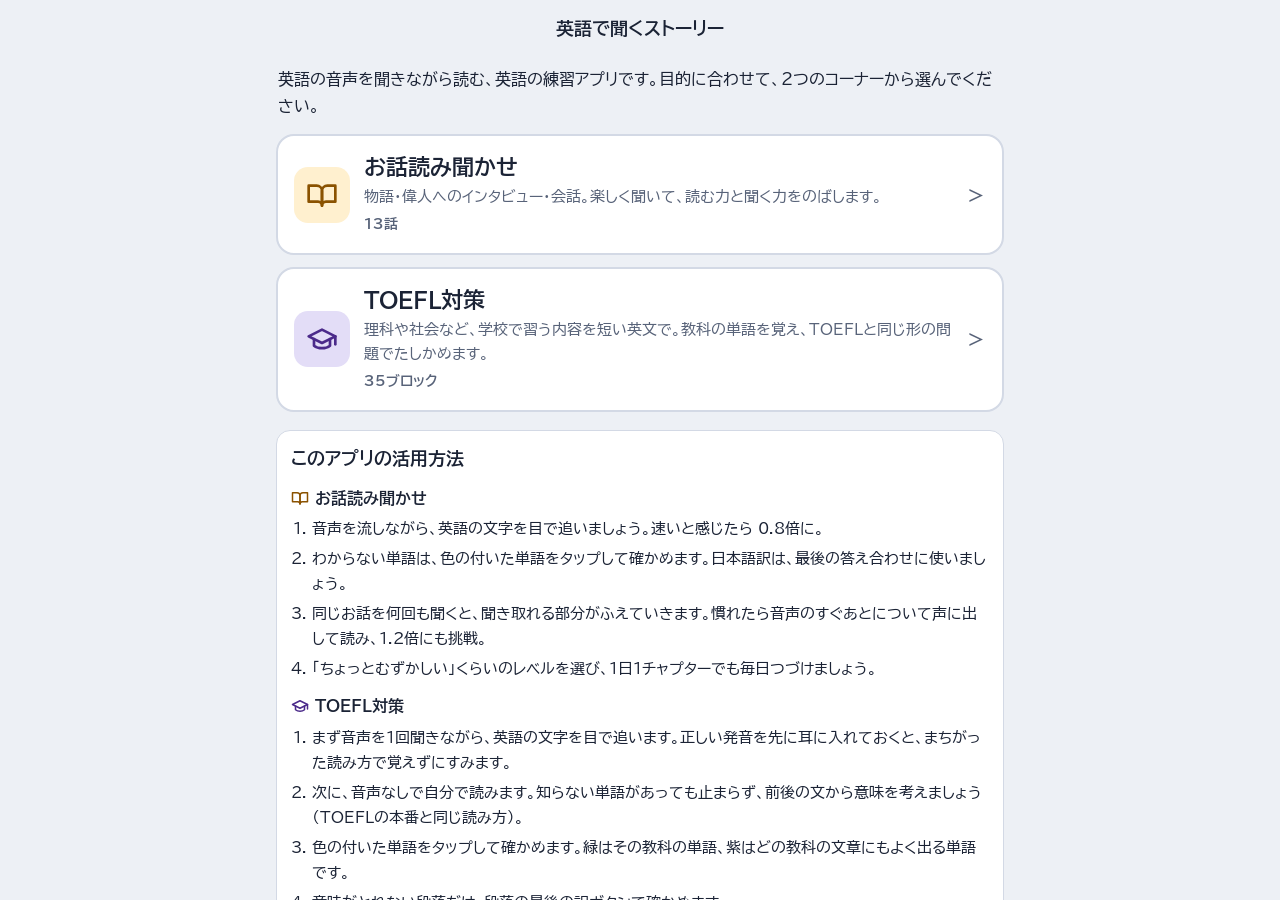
<file: index.html>
<!doctype html>
<html lang="ja">
<head>
<meta charset="utf-8">
<meta name="viewport" content="width=device-width, initial-scale=1, viewport-fit=cover">
<meta name="robots" content="noindex, nofollow">
<meta name="theme-color" content="#edf0f5" media="(prefers-color-scheme: light)">
<meta name="theme-color" content="#0d1221" media="(prefers-color-scheme: dark)">
<meta name="apple-mobile-web-app-capable" content="yes">
<meta name="mobile-web-app-capable" content="yes">
<meta name="apple-mobile-web-app-title" content="英語で聞く">
<title>英語で聞くストーリー</title>
<link rel="manifest" href="manifest.webmanifest">
<link rel="icon" href="icons/icon-192.png">
<link rel="apple-touch-icon" href="icons/icon-180.png">
<link rel="preconnect" href="https://fonts.googleapis.com">
<link rel="preconnect" href="https://fonts.gstatic.com" crossorigin>
<link rel="stylesheet" href="https://fonts.googleapis.com/css2?family=Atkinson+Hyperlegible:wght@400;700&family=BIZ+UDPGothic:wght@400;700&display=swap">
<link rel="stylesheet" href="style.css">
</head>
<body>
<div id="app">
  <header id="top">
    <button id="backBtn" class="topbtn" type="button" hidden>＜ もどる</button>
    <div id="where">英語で聞くストーリー</div>
    <span class="topbtn ghost" aria-hidden="true"></span>
  </header>
  <main id="main" tabindex="-1"></main>
</div>
<div id="sheet" class="sheet" hidden role="dialog" aria-modal="true" aria-labelledby="sheetWord">
  <div class="sheet-box">
    <div class="sheet-head">
      <div id="sheetWord" class="sheet-word"></div>
      <button id="sheetClose" class="topbtn" type="button" aria-label="とじる">とじる</button>
    </div>
    <div id="sheetBase" class="sheet-base"></div>
    <div id="sheetMean" class="sheet-mean"></div>
  </div>
</div>
<div id="update" class="update" hidden>
  <span>新しい版があります。</span>
  <button id="updateBtn" type="button">開き直す</button>
</div>
<noscript>このアプリを使うには、JavaScriptをオンにしてください。</noscript>
<script src="app.js"></script>
</body>
</html>
</file>
<file: style.css>
:root{
  --bg:#edf0f5; --surface:#ffffff; --surface2:#f5f7fb; --ink:#1b2335; --muted:#586379; --line:#d3d9e5;
  --primary:#a8e6cf; --primary-ink:#0f3d2e; --primary-soft:#e2f6ed;
  --accent:#d98a06; --accent-ink:#6b4300; --accent-soft:#fff0cf; --focus:#2d6cc6;
  --en:"Atkinson Hyperlegible", "Helvetica Neue", Arial, sans-serif;
  --ja:"BIZ UDPGothic", "BIZ UDPゴシック", "Hiragino Sans", "Hiragino Kaku Gothic ProN", "Noto Sans JP", "Yu Gothic", sans-serif;
}
@media (prefers-color-scheme: dark){
  :root{
    --bg:#0d1221; --surface:#151c2f; --surface2:#1b2339; --ink:#e6eaf3; --muted:#9ba5ba; --line:#2a3550;
    --primary:#7fd6b2; --primary-ink:#0a2a1f; --primary-soft:#1d3f33;
    --accent:#f5b52e; --accent-ink:#ffd98a; --accent-soft:#3a2c10; --focus:#8fbaf5;
  }
}
*{box-sizing:border-box}
html,body{margin:0;height:100%;background:var(--bg);color:var(--ink);font-family:var(--ja);font-size:18px;line-height:1.7;-webkit-text-size-adjust:100%}
button{font:inherit;color:inherit}
:focus-visible{outline:3px solid var(--focus);outline-offset:2px}
[hidden]{display:none !important}
#app{display:flex;flex-direction:column;height:100vh;height:100dvh;max-width:760px;margin:0 auto;
  padding:env(safe-area-inset-top) env(safe-area-inset-right) 0 env(safe-area-inset-left)}
header#top{flex:0 0 56px;display:flex;align-items:center;gap:8px;padding:0 12px;position:relative}
#where{position:absolute;left:118px;right:118px;top:0;line-height:56px;pointer-events:none;text-align:center;font-family:var(--ja);font-size:18px;font-weight:700;white-space:nowrap;overflow:hidden;text-overflow:ellipsis}
.topbtn{min-height:44px;padding:0 10px;border:1px solid var(--line);background:var(--surface);border-radius:10px;font-size:16px;font-weight:700;cursor:pointer;white-space:nowrap}
.topbtn.ghost{visibility:hidden;width:44px;padding:0}
#backBtn{flex:0 0 auto}
#backBtn[hidden] ~ #where{left:12px;right:12px}
main{flex:1 1 auto;overflow-y:auto;-webkit-overflow-scrolling:touch;padding:0 16px calc(24px + env(safe-area-inset-bottom))}
main:focus{outline:none}
h1{font-family:var(--ja);font-size:24px;margin:8px 0 4px;line-height:1.4}
.muted{color:var(--muted)}
.small{font-size:16px}
.card{background:var(--surface);border:1px solid var(--line);border-radius:16px;padding:14px;margin:0 0 12px}

/* メニュー */
.about{background:var(--surface);border:1px solid var(--line);border-radius:14px;padding:12px 14px;margin:10px 0 12px;font-size:15px;line-height:1.7}
.about-lead{margin:0}
.about details{margin-top:6px}
.about summary{cursor:pointer;font-weight:700;color:var(--primary-ink);min-height:32px;display:flex;align-items:center;gap:6px;list-style:none}
.about summary::-webkit-details-marker{display:none}
.about summary::before{content:"▶";font-size:11px;transition:transform .15s}
.about details[open] summary::before{transform:rotate(90deg)}
@media (prefers-color-scheme: dark){.about summary{color:var(--primary)}}
.about ol{margin:4px 0 2px;padding-left:1.4em}
.about li{margin:0 0 4px}
.help{font-size:14px;line-height:1.7;color:var(--muted);margin:10px 0 14px}
.help p{margin:0 0 4px}
.help .w{font-size:14px}
.help .help-bubble{width:28px;height:24px;margin:0 2px;cursor:default;vertical-align:-6px}
.help .help-bubble svg{width:18px;height:18px}
.level{display:flex;align-items:baseline;gap:10px;margin:22px 0 10px;font-size:16px}
.level-name{font-family:var(--ja);font-size:20px;font-weight:700;white-space:nowrap;padding:2px 12px;border-radius:999px}
.level-note{font-size:14px;font-weight:400;color:var(--muted)}
.lv1 .level-name{background:#dcf1e4;color:#14532d}
.lv2 .level-name{background:#dbe7f8;color:#173f7a}
.lv3 .level-name{background:#f6e0d4;color:#7a2e0e}
@media (prefers-color-scheme: dark){.lv1 .level-name{background:#183a28;color:#c9f0d6}.lv2 .level-name{background:#1d3150;color:#c7dcff}.lv3 .level-name{background:#4a2414;color:#ffd6c2}}
.story-btn{display:flex;gap:14px;align-items:center;width:100%;text-align:left;padding:14px 16px;border:1px solid var(--line);background:var(--surface);border-radius:16px;cursor:pointer;margin:0 0 12px}
.story-icon{flex:0 0 88px;width:88px;height:88px;border-radius:14px;object-fit:cover;background:#fff;border:1px solid var(--line)}
.story-txt{flex:1;min-width:0}
.story-btn .t{font-family:var(--en);font-size:21px;font-weight:700;line-height:1.35}
.story-btn .sub{font-family:var(--en);font-size:16px;line-height:1.4;margin-top:2px}
.story-btn .j{font-size:16px;color:var(--muted);margin-top:2px}
.story-btn .meta{font-size:16px;margin-top:6px}
.legend{display:flex;gap:8px;align-items:baseline;flex-wrap:wrap}
.credit{font-size:8px;color:var(--muted);margin-top:20px;line-height:1.6}
.credit p{margin:0 0 8px}

/* チャプターの切り替え */
.chips{display:flex;gap:8px;overflow-x:auto;padding:4px 0 10px;scrollbar-width:none}
.chips::-webkit-scrollbar{display:none}
.chip{flex:0 0 auto;min-width:48px;min-height:44px;padding:0 10px;border:1px solid var(--line);background:var(--surface);border-radius:10px;font-size:18px;font-weight:700;font-variant-numeric:tabular-nums;cursor:pointer}
.chip[aria-pressed="true"]{background:var(--ink);color:var(--surface);border-color:var(--ink)}

/* プレーヤー（読んでいる間も上に見えるように） */
.player{position:sticky;top:0;z-index:5;background:var(--bg);padding:6px 0 10px}
.player-box{display:flex;align-items:center;gap:12px;background:var(--surface);border:1px solid var(--line);border-radius:16px;padding:10px 12px}
.play{flex:0 0 auto;min-width:112px;min-height:48px;border:0;border-radius:12px;background:var(--accent);color:#1b1300;font-size:18px;font-weight:700;cursor:pointer;white-space:nowrap}
.play:disabled{opacity:.45;cursor:default}
.seek-wrap{flex:1;min-width:0}
.seek{width:100%;accent-color:var(--accent);height:28px;margin:0;cursor:pointer}
.seek:disabled{cursor:default}
.time{font-size:16px;color:var(--muted);font-variant-numeric:tabular-nums;display:flex;justify-content:space-between}
.player-box{flex-wrap:wrap}
.speeds{flex-basis:100%;display:flex;gap:6px;align-items:center;justify-content:flex-end}
.speeds-label{font-size:15px;color:var(--muted);margin-right:2px}
.speed{min-width:44px;min-height:36px;padding:0 6px;border:1px solid var(--line);background:var(--surface2);border-radius:8px;font-size:15px;font-weight:700;font-variant-numeric:tabular-nums;color:var(--muted);cursor:pointer}
.speed[aria-pressed="true"]{background:var(--ink);color:var(--surface);border-color:var(--ink)}
.audio-msg{font-size:16px;color:var(--muted);margin:6px 2px 0}

/* 本文 */
.story-head{margin:6px 0 14px;padding:0 0 12px;border-bottom:2px solid var(--line)}
.story-title{font-family:var(--en);font-size:27px;font-weight:700;line-height:1.3}
.story-sub{font-family:var(--en);font-size:19px;line-height:1.45;color:var(--muted);margin-top:4px}
.ja-box .ja-story{font-weight:700;margin-bottom:8px}
.ch-title{font-family:var(--en);font-size:24px;font-weight:700;line-height:1.35;margin:6px 0 2px}
.ch-title .num{display:block;font-size:16px;color:var(--muted);font-weight:700}
.ch-title-ja{font-size:16px;color:var(--muted);margin:0 0 10px}
.ch-title-ja[hidden]{display:none}
.text p{font-family:var(--en);font-size:21px;line-height:1.75;margin:0 0 16px;overflow-wrap:anywhere}
.w{font:inherit;line-height:inherit;color:var(--accent-ink);background:var(--accent-soft);border:0;border-bottom:2px solid var(--accent);border-radius:4px;padding:0 2px;margin:0;cursor:pointer;text-align:left;display:inline}
.w.seen{background:transparent}
.w.now{outline:3px solid var(--focus);outline-offset:1px}

/* 会話 */
.text.talk p{display:flex;gap:.6em;align-items:baseline;margin:0 0 12px}
.who{flex:0 0 var(--who,4.2em);box-sizing:border-box;white-space:nowrap;font-weight:700;font-size:.85em;padding:0 .3em;border-radius:6px;text-align:center}
.say{flex:1;min-width:0}
.who0{background:#dbe7f8;color:#173f7a}
.who1{background:#dcf1e4;color:#14532d}
@media (prefers-color-scheme: dark){.who0{background:#1d3150;color:#c7dcff}.who1{background:#183a28;color:#c9f0d6}}

/* 会話の訳（吹き出しボタン） */
.tr-btn{display:inline-flex;align-items:center;justify-content:center;width:36px;height:32px;margin:0 0 0 6px;padding:0;vertical-align:middle;border:1px solid var(--line);border-radius:8px;background:var(--surface);color:var(--muted);cursor:pointer}
.tr-btn[aria-expanded="true"]{background:var(--primary);border-color:var(--primary);color:var(--primary-ink)}
.tr-btn svg text{fill:var(--surface)}
.tr-btn[aria-expanded="true"] svg text{fill:var(--primary)}
.tr{display:block;margin:6px 0 2px;padding:6px 10px;border-radius:10px;background:var(--primary-soft);font-family:var(--ja);font-size:16px;line-height:1.7;color:var(--ink)}
.tr[hidden]{display:none}
.story-title .tr-btn,.ch-title .tr-btn{width:30px;height:28px}

/* 日本語訳 */
.ja-btn{display:block;width:100%;min-height:52px;margin:6px 0 12px;border:2px solid var(--line);background:var(--surface);border-radius:14px;font-size:18px;font-weight:700;cursor:pointer}
.ja-box{background:var(--primary-soft);border-radius:14px;padding:12px 14px;margin:0 0 12px}
.ja-box h2{font-family:var(--ja);font-size:18px;margin:0 0 6px}
.ja-box p{margin:0 0 10px;font-size:18px;line-height:1.8}
.nav{display:flex;gap:10px;margin:8px 0 0}
.nav button{flex:1;min-height:52px;border:0;border-radius:14px;background:var(--primary);color:var(--primary-ink);font-size:18px;font-weight:700;cursor:pointer}
.nav button.sub{background:var(--surface);color:var(--ink);border:2px solid var(--line)}
.nav button:disabled{visibility:hidden}

/* 語の説明（下から出る） */
.sheet{position:fixed;inset:0;z-index:20;background:rgba(10,14,25,.35);display:flex;align-items:flex-end;justify-content:center}
.sheet-box{width:100%;max-width:760px;background:var(--surface);border-radius:18px 18px 0 0;padding:14px 16px calc(18px + env(safe-area-inset-bottom));box-shadow:0 -6px 24px rgba(0,0,0,.2)}
.sheet-head{display:flex;align-items:flex-start;gap:10px}
.sheet-word{flex:1;font-family:var(--en);font-size:30px;font-weight:700;line-height:1.25;overflow-wrap:anywhere}
.sheet-base{font-size:16px;color:var(--muted);margin-top:2px}
.sheet-base b{font-family:var(--en);color:var(--ink)}
.sheet-mean{font-size:20px;font-weight:700;margin-top:8px;line-height:1.6}

.update{position:fixed;left:50%;bottom:calc(16px + env(safe-area-inset-bottom));transform:translateX(-50%);z-index:30;background:var(--ink);color:var(--surface);border-radius:12px;padding:8px 10px 8px 14px;display:flex;gap:10px;align-items:center;font-size:16px}
.update button{min-height:40px;border:0;border-radius:10px;background:var(--primary);color:var(--primary-ink);font-weight:700;padding:0 12px;cursor:pointer}

@media (min-width:700px){
  .text p{font-size:22px}
}

/* ホーム（2つのコーナー） */
.home-lead{font-size:16px;line-height:1.7;margin:10px 2px 14px}
.sec-btn{display:flex;align-items:center;gap:14px;width:100%;text-align:left;padding:16px;border:2px solid var(--line);background:var(--surface);border-radius:18px;cursor:pointer;margin:0 0 12px}
.sec-mark{flex:0 0 56px;height:56px;border-radius:14px;display:flex;align-items:center;justify-content:center}
.sec-mark svg{width:32px;height:32px}
.sec-mark.pic-stories{background:#fff0cf;color:#8a5200}
.sec-mark.pic-toefl{background:#e3ddf7;color:#4b2a8a}
.h3-pic{display:inline-flex;vertical-align:-3px;margin-right:6px}
.h3-pic svg{width:18px;height:18px}
.h3-pic.pic-stories{color:#8a5200}
.h3-pic.pic-toefl{color:#4b2a8a}
.sec-txt{flex:1;min-width:0;display:flex;flex-direction:column}
.sec-name{font-size:22px;font-weight:700;line-height:1.4}
.sec-desc{font-size:15px;line-height:1.6;color:var(--muted);margin-top:2px}
.sec-count{font-size:14px;font-weight:700;color:var(--muted);margin-top:4px}
.sec-go{flex:0 0 auto;font-size:20px;font-weight:700;color:var(--muted)}
@media (prefers-color-scheme: dark){.sec-mark.pic-stories{background:#3a2c10;color:#ffd98a}.sec-mark.pic-toefl{background:#2c2550;color:#dccfff}.h3-pic.pic-stories{color:#ffd98a}.h3-pic.pic-toefl{color:#dccfff}}
.howto{background:var(--surface);border:1px solid var(--line);border-radius:14px;padding:12px 14px;margin:18px 0 12px;font-size:15px;line-height:1.7}
.howto h2{font-size:18px;margin:0 0 6px}
.howto h3{font-size:16px;margin:12px 0 4px}
.howto ol{margin:0;padding-left:1.4em}
.howto li{margin:0 0 4px}
.howto-note{margin:10px 0 0;color:var(--muted);font-size:14px}

/* 教科のしるし（アイコンのかわり） */
.subj-badge{flex:0 0 88px;width:88px;height:88px;border-radius:14px;display:flex;align-items:center;justify-content:center;font-size:24px;font-weight:700;border:1px solid var(--line)}
.subj-sci{background:#dcf1e4;color:#14532d}
.subj-soc{background:#f6e0d4;color:#7a2e0e}
.subj-math{background:#dbe7f8;color:#173f7a}
.subj-daily{background:#f3e8c8;color:#6b4300}
.subj-tips{background:var(--accent-soft);color:var(--accent-ink);font-size:16px}
.subj-x{background:var(--surface2);color:var(--muted)}
@media (prefers-color-scheme: dark){.subj-daily{background:#3a2c10;color:#ffd98a}.subj-sci{background:#183a28;color:#c9f0d6}.subj-soc{background:#4a2414;color:#ffd6c2}.subj-math{background:#1d3150;color:#c7dcff}}

/* TOEFL対策：単語の色（緑＝教科の単語、紫＝どの教科にも出る単語） */
.w.w-subj{color:#14532d;background:#dcf1e4;border-bottom-color:#2f9e5f}
.w.w-acad{color:#4b2a8a;background:#ebe4fb;border-bottom-color:#7c5cd6}
.w.w-subj.seen,.w.w-acad.seen{background:transparent}
@media (prefers-color-scheme: dark){.w.w-subj{color:#c9f0d6;background:#183a28}.w.w-acad{color:#dccfff;background:#2c2550}}

/* TOEFL対策：1行に1文 */
.text.block p.sent{margin:0 0 6px}
.text.block p.pgap{margin-top:18px}

/* TOEFL対策：このブロックの単語 */
.wordlist{background:var(--surface);border:1px solid var(--line);border-radius:14px;padding:12px 14px;margin:18px 0 12px}
.wordlist h2{font-size:18px;margin:0 0 4px}
.wordlist h3{font-size:15px;margin:10px 0 4px;padding-left:8px;border-left:4px solid}
.wl-subj{border-color:#2f9e5f !important}
.wl-acad{border-color:#7c5cd6 !important}
.wl{list-style:none;margin:0;padding:0}
.wl li{display:flex;gap:10px;padding:6px 0;border-bottom:1px solid var(--line);font-size:16px;line-height:1.5}
.wl li:last-child{border-bottom:0}
.wl-en{flex:0 0 40%;font-family:var(--en);font-weight:700;overflow-wrap:anywhere}
.wl-ja{flex:1;min-width:0}

/* TOEFL対策：確認問題 */
.quiz{margin:22px 0 12px}
.quiz h2{font-size:20px;margin:0 0 4px}
.q-lead{font-size:14px;color:var(--muted);margin:0 0 10px}
.q{background:var(--surface);border:1px solid var(--line);border-radius:14px;padding:12px 14px;margin:0 0 12px}
.q-head{display:flex;gap:8px;align-items:baseline;margin-bottom:4px}
.q-num{font-weight:700;font-size:16px}
.q-type{font-size:13px;color:var(--muted);background:var(--surface2);border-radius:999px;padding:0 8px}
.q-text{font-size:18px;line-height:1.6;margin:0 0 8px}
.q-text[lang="en"]{font-family:var(--en);font-size:19px}
.q-tr-c{display:block;margin-top:2px}
.q-chs{display:flex;flex-direction:column;gap:8px}
.q-ch{display:flex;gap:10px;align-items:flex-start;width:100%;text-align:left;min-height:48px;padding:10px 12px;border:2px solid var(--line);background:var(--surface2);border-radius:12px;font-family:var(--en);font-size:18px;line-height:1.45;cursor:pointer}
.q-ch:disabled{cursor:default;opacity:1}
.q-letter{flex:0 0 auto;font-weight:700;color:var(--muted)}
.q-ch.ok{border-color:#2f9e5f;background:#dcf1e4}
.q-ch.ng{border-color:#c2410c;background:#fde3d6}
@media (prefers-color-scheme: dark){.q-ch.ok{background:#183a28}.q-ch.ng{background:#4a2414}}
.q-res{margin-top:10px;font-size:16px;line-height:1.7}
.q-res p{margin:0 0 4px}
.q-verdict{font-weight:700}
.q-verdict.ok{color:#15803d}
.q-verdict.ng{color:#c2410c}
.ctw{font-family:var(--en);font-size:20px;line-height:2.1;margin:4px 0 10px}
.ctw-in{font-family:var(--en);font-size:19px;padding:1px 2px;margin:0;border:0;border-bottom:2px solid var(--accent);background:var(--accent-soft);border-radius:4px;color:var(--ink);letter-spacing:.05em}
.ctw-in.ok{border-color:#2f9e5f;background:#dcf1e4}
.ctw-in.ng{border-color:#c2410c;background:#fde3d6;text-decoration:line-through}
.ctw-ans{font-weight:700;color:#15803d;margin-left:2px}
.q-check,.q-retry{min-height:48px;padding:0 18px;border:0;border-radius:12px;background:var(--primary);color:var(--primary-ink);font-size:17px;font-weight:700;cursor:pointer}
.q-check:disabled{opacity:.45;cursor:default}
.q-score{background:var(--primary-soft);border-radius:14px;padding:12px 14px;font-size:16px}
.q-score p{margin:0 0 8px}
.q-score-n{font-size:22px;font-weight:700}
.ctw-w{white-space:nowrap}
.empty-msg{font-size:16px;color:var(--muted);background:var(--surface);border:1px dashed var(--line);border-radius:14px;padding:14px;margin:12px 0}

/* TOEFL対策：段落ごとの表示と単語リストのボタン */
.text.block p.para{margin:0 0 18px}
.wl-btn{display:block;width:100%;min-height:48px;margin:0 0 14px;border:2px solid #7c5cd6;background:var(--surface);color:#4b2a8a;border-radius:12px;font-size:17px;font-weight:700;cursor:pointer}
.wl-btn[aria-expanded="true"]{background:#ebe4fb}
@media (prefers-color-scheme: dark){.wl-btn{color:#dccfff}.wl-btn[aria-expanded="true"]{background:#2c2550}}
.wordlist{margin-top:0}
.wl-other{border-color:var(--line) !important}

/* Complete the Words：答え合わせのあと（iPhone の灰色を防ぎ、ダークモードの色も用意） */
.ctw-in[readonly],.ctw-in:disabled{opacity:1;color:var(--ink);-webkit-text-fill-color:var(--ink)}
.ctw-in.ok{color:#14532d;-webkit-text-fill-color:#14532d}
.ctw-in.ng{color:#7a2e0e;-webkit-text-fill-color:#7a2e0e}
@media (prefers-color-scheme: dark){
  .ctw-in.ok{background:#183a28;border-color:#4ade80;color:#c9f0d6;-webkit-text-fill-color:#c9f0d6}
  .ctw-in.ng{background:#4a2414;border-color:#fb923c;color:#ffd6c2;-webkit-text-fill-color:#ffd6c2}
  .ctw-ans{color:#4ade80}
  .q-verdict.ok{color:#4ade80}
  .q-verdict.ng{color:#fb923c}
}

/* TOEFL対策の一覧：小さなカード（英語の題名は2行まで） */
.story-btn.compact{gap:12px;padding:10px 12px;margin:0 0 8px;border-radius:14px;min-height:64px}
.subj-badge.mini{flex:0 0 52px;width:52px;height:52px;border-radius:12px;font-size:18px;letter-spacing:.02em}
.story-btn.compact .t{flex:1;min-width:0;font-family:var(--en);font-size:18px;font-weight:700;line-height:1.3;display:-webkit-box;-webkit-line-clamp:2;-webkit-box-orient:vertical;overflow:hidden}

/* TOEFL対策（数学）：黒板のように見せる式の行 */
.text.block .eq{margin:-8px 0 18px;padding:10px 14px;border-radius:12px;background:#eef3ee;border:1px solid #cfdccf;font-family:var(--en);font-size:22px;line-height:1.8;text-align:center;letter-spacing:.02em;overflow-wrap:anywhere}
@media (prefers-color-scheme: dark){.text.block .eq{background:#1b2a22;border-color:#2f4a3a}}

/* TOEFL対策の一覧：進め方の流れ */
.flow-box{background:var(--surface);border:1px solid var(--line);border-radius:14px;padding:10px 12px;margin:10px 0 8px}
.flow-title{margin:0 0 6px;font-size:14px;font-weight:700;color:var(--muted)}
.flow{list-style:none;margin:0;padding:0;display:flex;flex-wrap:wrap;align-items:center;gap:6px 4px;font-size:14px;line-height:1.4}
.flow li{display:inline-flex;align-items:center}
.flow-pill{display:inline-flex;align-items:center;gap:4px;background:#ebe4fb;color:#4b2a8a;border-radius:999px;padding:3px 10px 3px 4px;font-weight:700}
.flow li:not(:last-child)::after{content:"→";color:var(--muted);margin:0 2px 0 4px}
.flow-n{display:inline-flex;align-items:center;justify-content:center;width:20px;height:20px;border-radius:50%;background:#7c5cd6;color:#fff;font-size:12px}
@media (prefers-color-scheme: dark){.flow-pill{background:#2c2550;color:#dccfff}}

/* グラフ（数学など）：線は2px、点は直径10px＋2pxのふち、補助線は1px */
.fig{margin:-6px 0 18px;padding:8px 6px 6px;border:1px solid var(--line);border-radius:12px;background:var(--surface);--series:#257de0;--series-2:#f47230}
@media (prefers-color-scheme: dark){.fig{--series:#338ced;--series-2:#e76624}}
.fig-svg{display:block;width:100%;height:auto;max-width:460px;margin:0 auto}
.fig figcaption{text-align:center;font-family:var(--en);font-size:14px;color:var(--muted);margin-top:2px}
.fig-grid{stroke:var(--line);stroke-width:1}
.fig-axis{stroke:var(--muted);stroke-width:1.2}
.fig-tick{fill:var(--muted);font-size:12px;font-family:var(--en)}
.fig-label{fill:var(--ink);font-size:13px;font-weight:700;font-family:var(--en)}
.fig-note{fill:var(--ink);font-size:12px;font-family:var(--en)}
.fig-strong{font-weight:700}
.fig-line{stroke:var(--series);stroke-width:2;stroke-linecap:round}
.fig-dot{fill:var(--series);stroke:var(--surface);stroke-width:2}
.fig-slope{fill:none;stroke:var(--muted);stroke-width:1.5}
.fig-line.s2{stroke:var(--series-2)}
.fig-shape{fill:none;stroke-linejoin:round}
.fig-legend{display:flex;justify-content:center;gap:16px;font-family:var(--en);font-size:13px;color:var(--ink);margin-top:2px}
.fig-legend span{display:inline-flex;align-items:center;gap:6px}
.fig-key{display:inline-block;width:18px;height:0;border-top:2px solid var(--series);border-radius:2px}
.fig-key.s2{border-top-color:var(--series-2)}
/* 確認問題の種類：筆者の意図 */
.fig-leader{stroke:var(--muted);stroke-width:1}

/* 日常の文章（Daily Life）：メールとお知らせのカード */
.doc{border:1px solid var(--line);border-radius:12px;background:var(--surface);overflow:hidden;margin:4px 0 18px}
.doc-head{background:var(--surface2);border-bottom:1px solid var(--line);padding:10px 14px;font-size:16px;line-height:1.5}
.doc-row{display:flex;gap:8px}
.doc-k{flex:0 0 4.6em;color:var(--muted);font-weight:700}
.doc-v{flex:1;min-width:0}
.doc-heading{text-align:center;font-weight:700;letter-spacing:.04em;padding:12px 14px;border-bottom:2px solid var(--accent);background:var(--accent-soft)}
.doc-body{padding:14px 14px 0}
.doc-notice{border-width:2px}

/* コツのページ */
.guide{font-size:16px;line-height:1.75}
.guide-title{font-size:20px;margin:6px 0 8px}
.guide-lead{background:var(--accent-soft);border-radius:12px;padding:10px 14px;margin:0 0 16px}
.guide-sec{background:var(--surface);border:1px solid var(--line);border-radius:14px;padding:12px 14px 6px;margin:0 0 14px}
.guide-sec>h2{font-size:18px;margin:0 0 10px;padding-bottom:6px;border-bottom:2px solid var(--accent)}
/* コツ1つ：左にアイコン */
.tip{display:flex;gap:12px;align-items:flex-start;margin:0 0 14px}
.tip-ic{flex:0 0 40px;width:40px;height:40px;border-radius:12px;background:var(--accent-soft);color:var(--accent-ink);display:flex;align-items:center;justify-content:center}
.tip-ic svg{width:24px;height:24px}
.tip-warn .tip-ic{background:#fde3d6;color:#9a3412}
.tip-main{flex:1;min-width:0}
.tip-t{font-size:16px;margin:6px 0 2px}
.tip-d{margin:0}
.tip-exw{margin:8px 0 0;padding:8px 12px;background:var(--surface2);border-radius:10px;font-size:15px}
.tip-ex-title{margin:0 0 4px;font-weight:700;color:var(--muted);font-size:14px}
.tip-ex{display:grid;grid-template-columns:auto 1fr;gap:4px 12px;margin:0}
.tip-ex dt{font-family:var(--en),var(--ja);font-weight:700}
.tip-ex dd{margin:0}
/* 流れ：番号つきの丸＋アイコン、あいだに下向きの矢印 */
.gflow{list-style:none;margin:0;padding:0}
.gflow-step{display:flex;gap:12px;align-items:flex-start;position:relative;padding-bottom:22px}
.gflow-step:last-child{padding-bottom:6px}
.gflow-step:not(:last-child)::after{content:"";position:absolute;left:23px;top:52px;bottom:4px;border-left:2px solid var(--accent)}
.gflow-step:not(:last-child)::before{content:"";position:absolute;left:18px;bottom:2px;border:6px solid transparent;border-top:8px solid var(--accent);border-bottom:0}
.gflow-badge{flex:0 0 48px;width:48px;height:48px;border-radius:50%;background:var(--accent);color:#fff;display:flex;align-items:center;justify-content:center;position:relative}
.gflow-ic svg{width:24px;height:24px;display:block}
.gflow-n{position:absolute;top:-6px;left:-6px;width:22px;height:22px;border-radius:50%;background:var(--surface);color:var(--accent-ink);border:2px solid var(--accent);font-size:13px;font-weight:700;line-height:18px;text-align:center}
.gflow-txt{flex:1;min-width:0}
.gflow-t{font-weight:700;margin:4px 0 0}
.gflow-d{margin:0;font-size:15px;color:var(--muted)}
/* 表：1つの問題の種類を1枚のカードに */
.gtable{display:grid;gap:10px;margin:0 0 8px}
.gtable-row{border:1px solid var(--line);border-radius:12px;padding:8px 12px;background:var(--surface2)}
.gtable-q{margin:0 0 4px;font-weight:700}
.gtable-en{font-family:var(--en);font-weight:400;font-size:14px;color:var(--muted)}
.gtable-c{margin:0;font-size:15px}
.gtable-k{display:inline-block;font-size:12px;font-weight:700;color:var(--accent-ink);background:var(--accent-soft);border-radius:6px;padding:0 6px;margin-right:6px}
.guide-note{font-size:13px;margin:4px 0 20px}
@media (max-width:420px){.tip-ex{grid-template-columns:1fr}.tip-ex dd{margin:0 0 6px}}
@media (prefers-color-scheme: dark){.gflow-badge{color:#1b2335}.tip-warn .tip-ic{background:#4a2414;color:#ffd6c2}}
</file>
